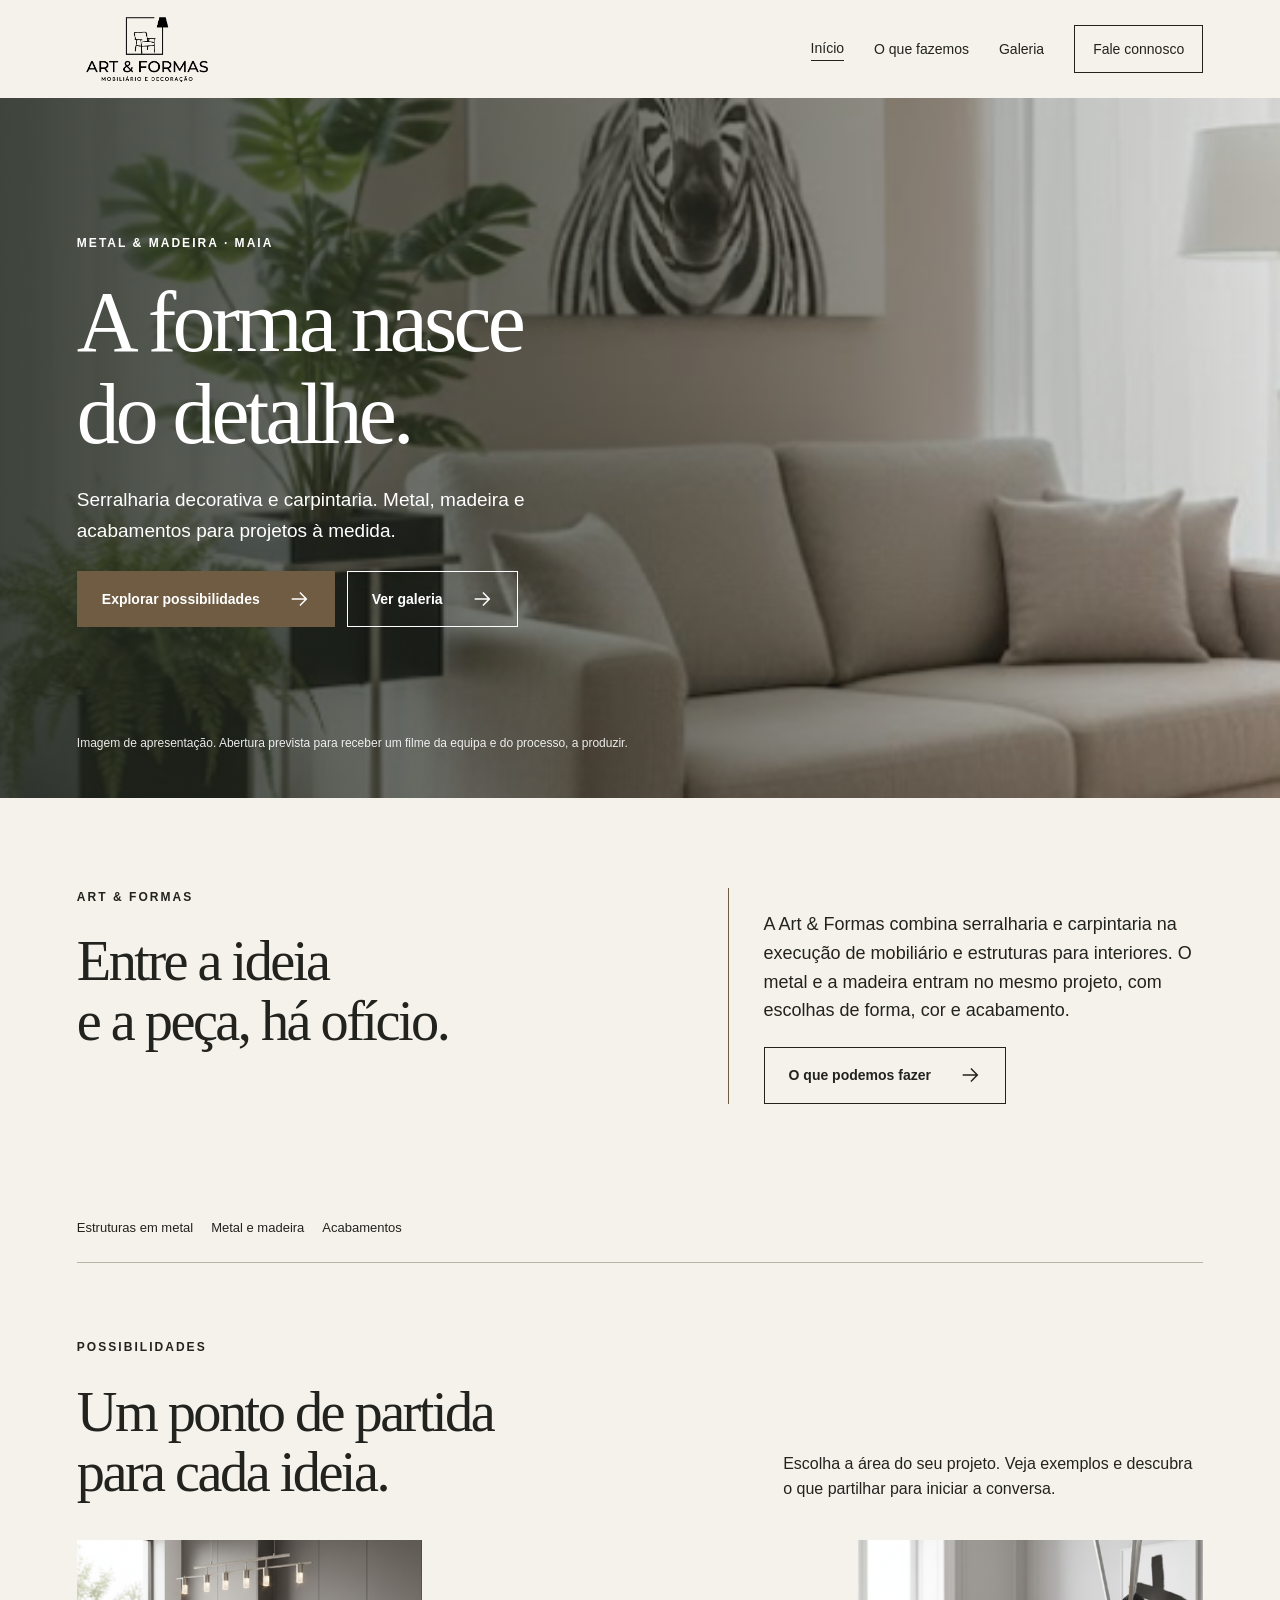
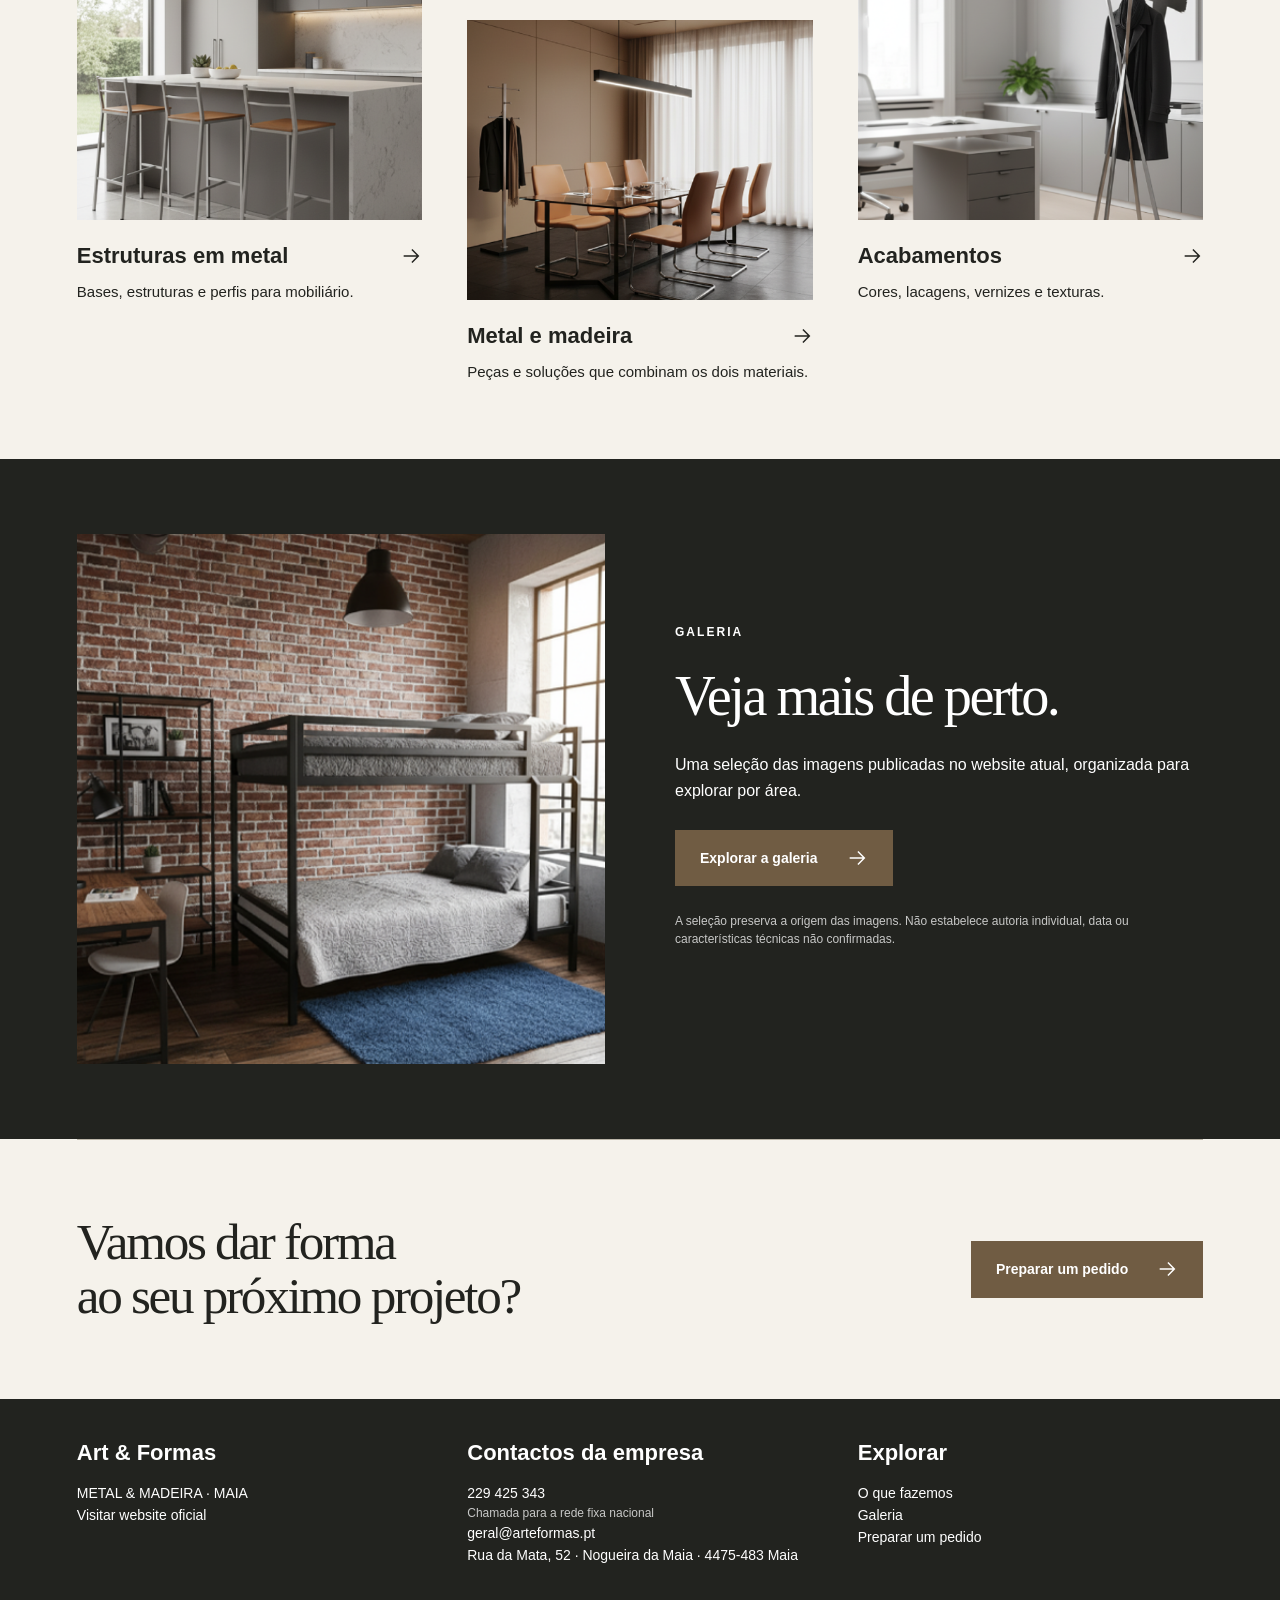
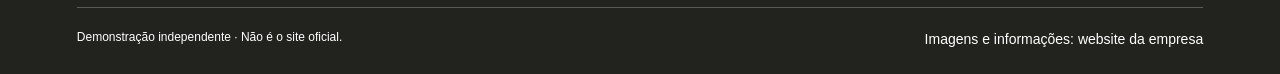
<file: index.html>
<!doctype html><html lang="pt-PT"><head><meta charset="utf-8"><meta name="viewport" content="width=device-width,initial-scale=1"><meta name="robots" content="noindex,nofollow,noarchive"><meta name="description" content="Demonstração independente de website para Art &amp; Formas. Não é o site oficial."><title>Início — Art &amp; Formas</title><link rel="stylesheet" href="style.css"><script defer src="app.js"></script></head><body class="art-formas" style="--accent:#705c43;--dark:#22231f;--paper:#f5f2eb;--display:Georgia,serif"><a class="skip" href="#conteudo">Saltar para o conteúdo</a><header class="header container"><a class="brand" href="index.html" aria-label="Art &amp; Formas — início"><img src="assets/logo.png" alt="Art &amp; Formas"></a><button class="menu" aria-expanded="false" aria-controls="nav">Menu</button><nav id="nav" class="nav" aria-label="Navegação principal"><a class="active " href="index.html">Início</a><a class=" " href="servicos.html">O que fazemos</a><a class=" " href="projetos.html">Galeria</a><a class=" contact" href="contactos.html">Fale connosco</a></nav></header><main id="conteudo"><section class="hero"><img src="assets/ambiente.png" alt="Imagem de apresentação publicada no website da Art &amp; Formas"><div class="container"><div class="eyebrow">METAL &amp; MADEIRA · MAIA</div><h1>A forma nasce<br>do detalhe.</h1><p>Serralharia decorativa e carpintaria. Metal, madeira e acabamentos para projetos à medida.</p><div class="actions"><a class="button " href="servicos.html">Explorar possibilidades<svg viewBox="0 0 24 24" aria-hidden="true"><path d="M4 12h15M13 5l7 7-7 7"/></svg></a><a class="button secondary" href="projetos.html">Ver galeria<svg viewBox="0 0 24 24" aria-hidden="true"><path d="M4 12h15M13 5l7 7-7 7"/></svg></a></div></div><p class="hero-note">Imagem de apresentação. Abertura prevista para receber um filme da equipa e do processo, a produzir.</p></section><div class="container"><section class="intro"><div><div class="eyebrow">Art &amp; Formas</div><h2>Entre a ideia<br>e a peça, há ofício.</h2></div><div class="summary"><p>A Art &amp; Formas combina serralharia e carpintaria na execução de mobiliário e estruturas para interiores. O metal e a madeira entram no mesmo projeto, com escolhas de forma, cor e acabamento.</p><p><a class="button secondary" href="servicos.html">O que podemos fazer<svg viewBox="0 0 24 24" aria-hidden="true"><path d="M4 12h15M13 5l7 7-7 7"/></svg></a></p></div></section><div class="tagrow"><span>Estruturas em metal</span><span>Metal e madeira</span><span>Acabamentos</span></div><section class="section"><div class="section-heading"><div><div class="eyebrow">Possibilidades</div><h2>Um ponto de partida<br>para cada ideia.</h2></div><p>Escolha a área do seu projeto. Veja exemplos e descubra o que partilhar para iniciar a conversa.</p></div><div class="services"><a class="service" href="servicos.html#s0"><img src="assets/mesa.png" alt="Estruturas em metal — imagem do website atual" loading="lazy"><h3>Estruturas em metal<svg viewBox="0 0 24 24" aria-hidden="true"><path d="M4 12h15M13 5l7 7-7 7"/></svg></h3><p>Bases, estruturas e perfis para mobiliário.</p></a><a class="service" href="servicos.html#s1"><img src="assets/estrutura.png" alt="Metal e madeira — imagem do website atual" loading="lazy"><h3>Metal e madeira<svg viewBox="0 0 24 24" aria-hidden="true"><path d="M4 12h15M13 5l7 7-7 7"/></svg></h3><p>Peças e soluções que combinam os dois materiais.</p></a><a class="service" href="servicos.html#s2"><img src="assets/metal.png" alt="Acabamentos — imagem do website atual" loading="lazy"><h3>Acabamentos<svg viewBox="0 0 24 24" aria-hidden="true"><path d="M4 12h15M13 5l7 7-7 7"/></svg></h3><p>Cores, lacagens, vernizes e texturas.</p></a></div></section></div><section class="dark section"><div class="container split"><img src="assets/estante.png" alt="Mobiliário de inspiração industrial" loading="lazy"><div><div class="eyebrow">Galeria</div><h2>Veja mais de perto.</h2><p>Uma seleção das imagens publicadas no website atual, organizada para explorar por área.</p><a class="button " href="projetos.html">Explorar a galeria<svg viewBox="0 0 24 24" aria-hidden="true"><path d="M4 12h15M13 5l7 7-7 7"/></svg></a><p class="micro">A seleção preserva a origem das imagens. Não estabelece autoria individual, data ou características técnicas não confirmadas.</p></div></div></section><div class="container"><section class="cta"><h2>Vamos dar forma<br>ao seu próximo projeto?</h2><a class="button " href="contactos.html">Preparar um pedido<svg viewBox="0 0 24 24" aria-hidden="true"><path d="M4 12h15M13 5l7 7-7 7"/></svg></a></section></div></main><footer class="footer"><div class="container"><div class="footer-grid"><div><h3>Art &amp; Formas</h3><p>METAL &amp; MADEIRA · MAIA</p><a href="https://www.arteformas.com/" target="_blank" rel="noopener">Visitar website oficial</a></div><div><h3>Contactos da empresa</h3><a href="tel:+351229425343">229 425 343</a><p class="micro">Chamada para a rede fixa nacional</p><a href="mailto:geral@arteformas.pt">geral@arteformas.pt</a><p>Rua da Mata, 52 · Nogueira da Maia · 4475-483 Maia</p></div><div><h3>Explorar</h3><a href="servicos.html">O que fazemos</a><a href="projetos.html">Galeria</a><a href="contactos.html">Preparar um pedido</a></div></div><div class="bottom"><span>Demonstração independente · Não é o site oficial.</span><a href="https://www.arteformas.com/" target="_blank" rel="noopener">Imagens e informações: website da empresa</a></div></div></footer></body></html>
</file>
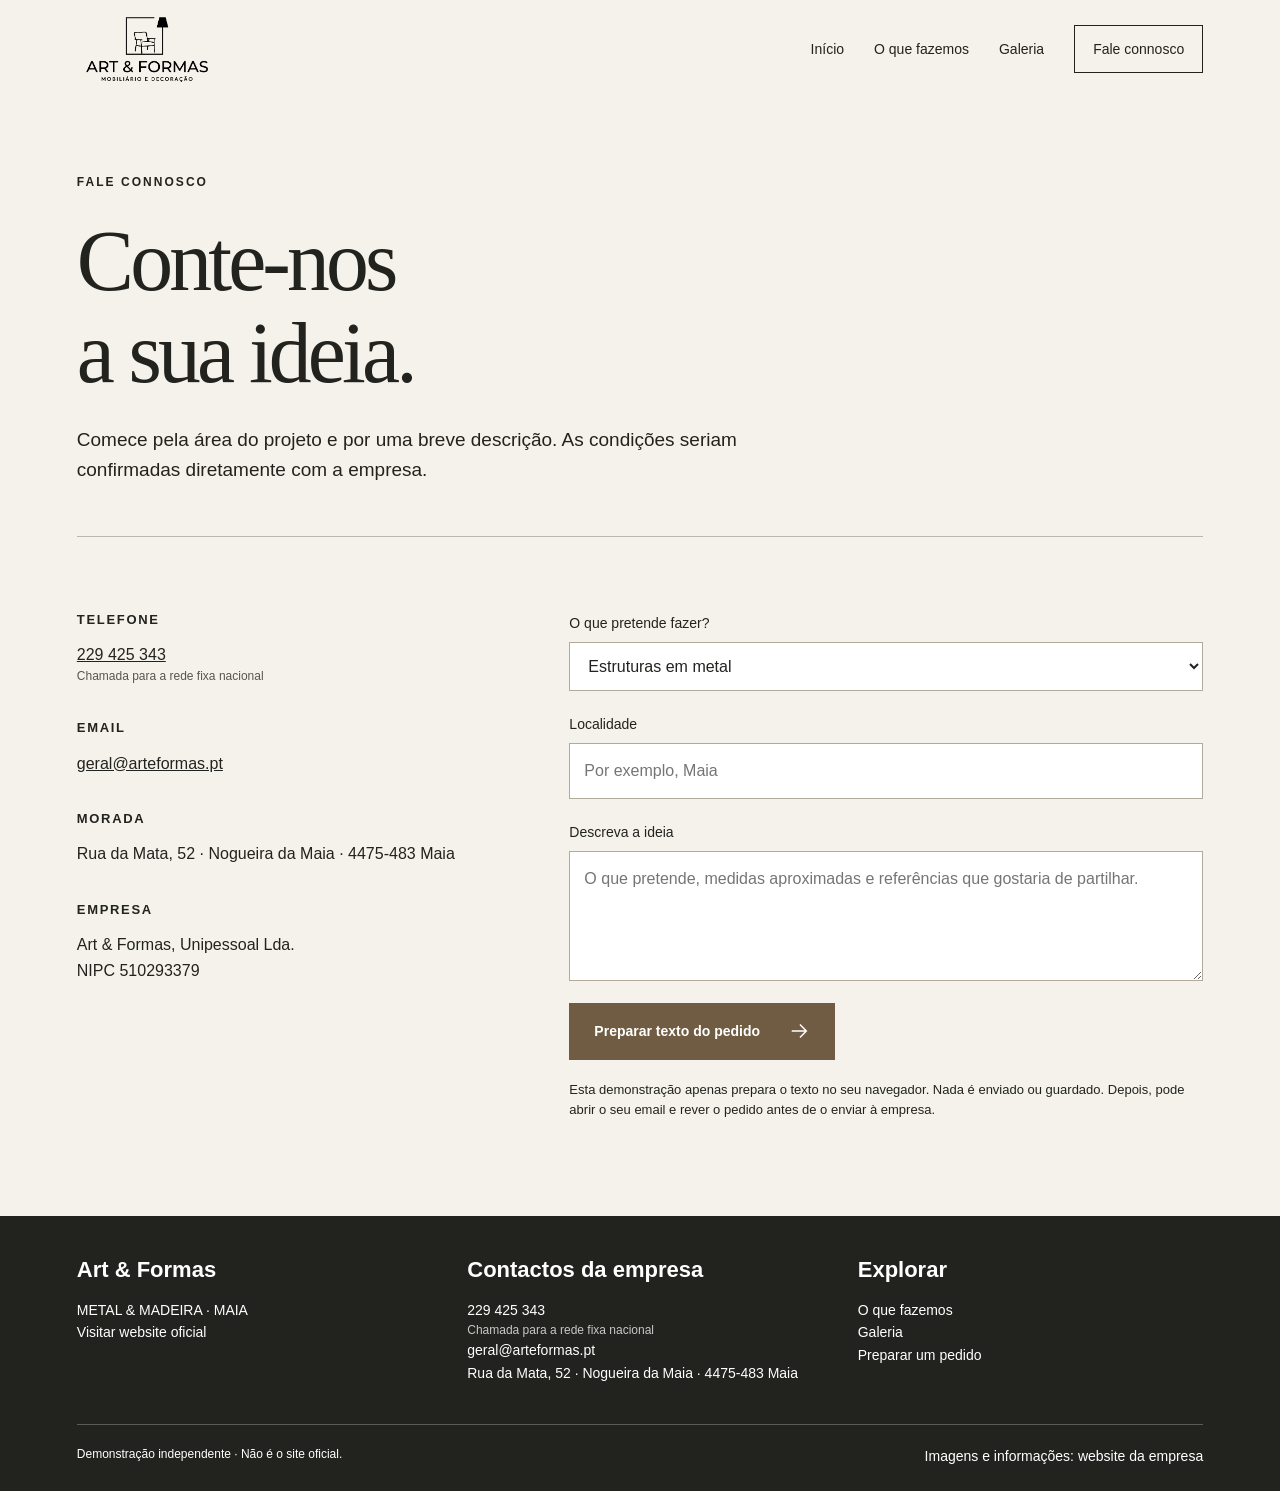
<file: contactos.html>
<!doctype html><html lang="pt-PT"><head><meta charset="utf-8"><meta name="viewport" content="width=device-width,initial-scale=1"><meta name="robots" content="noindex,nofollow,noarchive"><meta name="description" content="Demonstração independente de website para Art &amp; Formas. Não é o site oficial."><title>Contactos — Art &amp; Formas</title><link rel="stylesheet" href="style.css"><script defer src="app.js"></script></head><body class="art-formas" style="--accent:#705c43;--dark:#22231f;--paper:#f5f2eb;--display:Georgia,serif"><a class="skip" href="#conteudo">Saltar para o conteúdo</a><header class="header container"><a class="brand" href="index.html" aria-label="Art &amp; Formas — início"><img src="assets/logo.png" alt="Art &amp; Formas"></a><button class="menu" aria-expanded="false" aria-controls="nav">Menu</button><nav id="nav" class="nav" aria-label="Navegação principal"><a class=" " href="index.html">Início</a><a class=" " href="servicos.html">O que fazemos</a><a class=" " href="projetos.html">Galeria</a><a class="active contact" href="contactos.html">Fale connosco</a></nav></header><main id="conteudo"><div class="container"><section class="page-top"><div class="eyebrow">Fale connosco</div><h1>Conte-nos<br>a sua ideia.</h1><p>Comece pela área do projeto e por uma breve descrição. As condições seriam confirmadas diretamente com a empresa.</p></section><section class="section contact-layout"><div><div class="contact-detail"><h3>Telefone</h3><a href="tel:+351229425343">229 425 343</a><p class="micro">Chamada para a rede fixa nacional</p></div><div class="contact-detail"><h3>Email</h3><a href="mailto:geral@arteformas.pt">geral@arteformas.pt</a></div><div class="contact-detail"><h3>Morada</h3><p>Rua da Mata, 52 · Nogueira da Maia · 4475-483 Maia</p></div><div class="contact-detail"><h3>Empresa</h3><p>Art &amp; Formas, Unipessoal Lda.</p><p>NIPC 510293379</p></div></div><div><form id="request-form" data-email="geral@arteformas.pt"><div class="field"><label for="service">O que pretende fazer?</label><select id="service"><option>Estruturas em metal</option><option>Metal e madeira</option><option>Acabamentos</option></select></div><div class="field"><label for="local">Localidade</label><input id="local" required placeholder="Por exemplo, Maia" autocomplete="address-level2"></div><div class="field"><label for="message">Descreva a ideia</label><textarea id="message" required placeholder="O que pretende, medidas aproximadas e referências que gostaria de partilhar."></textarea></div><button class="button" type="submit">Preparar texto do pedido<svg viewBox="0 0 24 24" aria-hidden="true"><path d="M4 12h15M13 5l7 7-7 7"/></svg></button><p class="form-note">Esta demonstração apenas prepara o texto no seu navegador. Nada é enviado ou guardado. Depois, pode abrir o seu email e rever o pedido antes de o enviar à empresa.</p></form><div id="result" class="result" hidden aria-live="polite"><strong>Texto preparado · ainda não enviado</strong><pre></pre><a class="button" href="#">Abrir no meu email<svg viewBox="0 0 24 24" aria-hidden="true"><path d="M4 12h15M13 5l7 7-7 7"/></svg></a></div></div></section></div></main><footer class="footer"><div class="container"><div class="footer-grid"><div><h3>Art &amp; Formas</h3><p>METAL &amp; MADEIRA · MAIA</p><a href="https://www.arteformas.com/" target="_blank" rel="noopener">Visitar website oficial</a></div><div><h3>Contactos da empresa</h3><a href="tel:+351229425343">229 425 343</a><p class="micro">Chamada para a rede fixa nacional</p><a href="mailto:geral@arteformas.pt">geral@arteformas.pt</a><p>Rua da Mata, 52 · Nogueira da Maia · 4475-483 Maia</p></div><div><h3>Explorar</h3><a href="servicos.html">O que fazemos</a><a href="projetos.html">Galeria</a><a href="contactos.html">Preparar um pedido</a></div></div><div class="bottom"><span>Demonstração independente · Não é o site oficial.</span><a href="https://www.arteformas.com/" target="_blank" rel="noopener">Imagens e informações: website da empresa</a></div></div></footer></body></html>
</file>
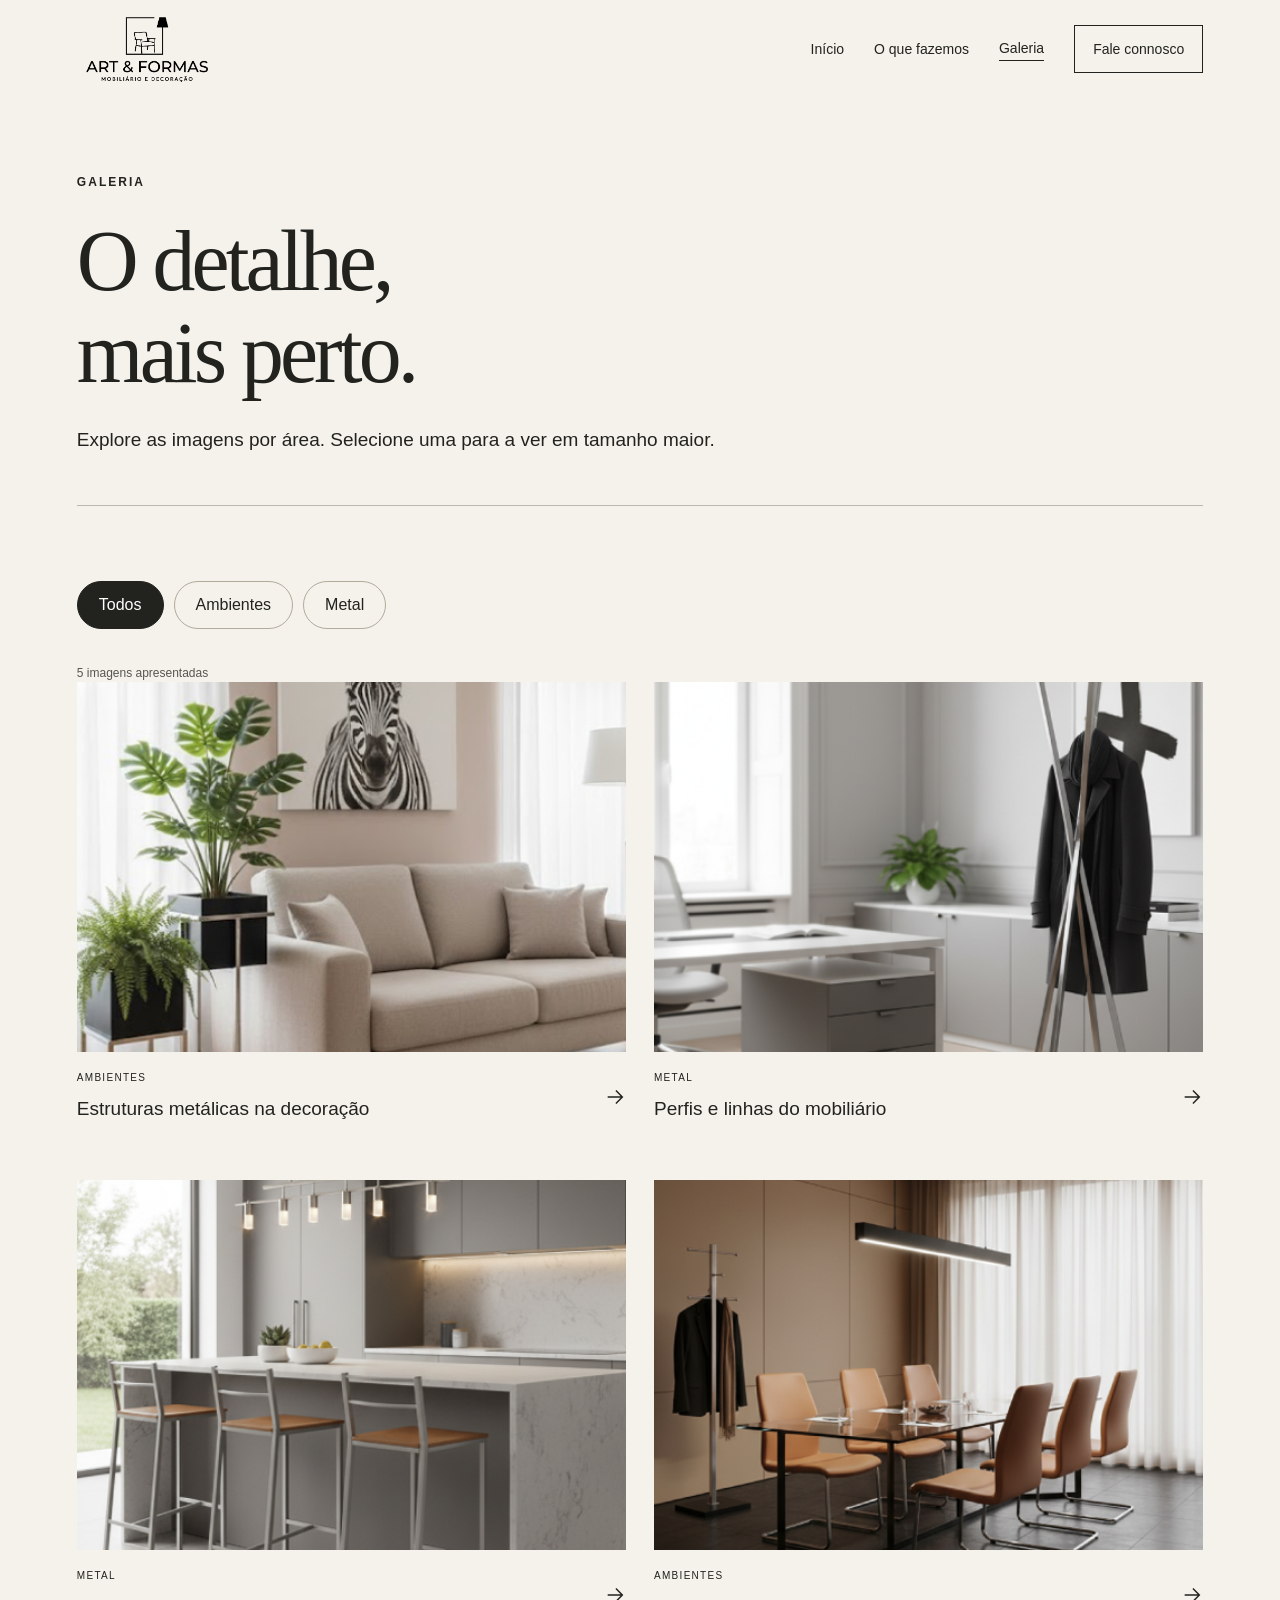
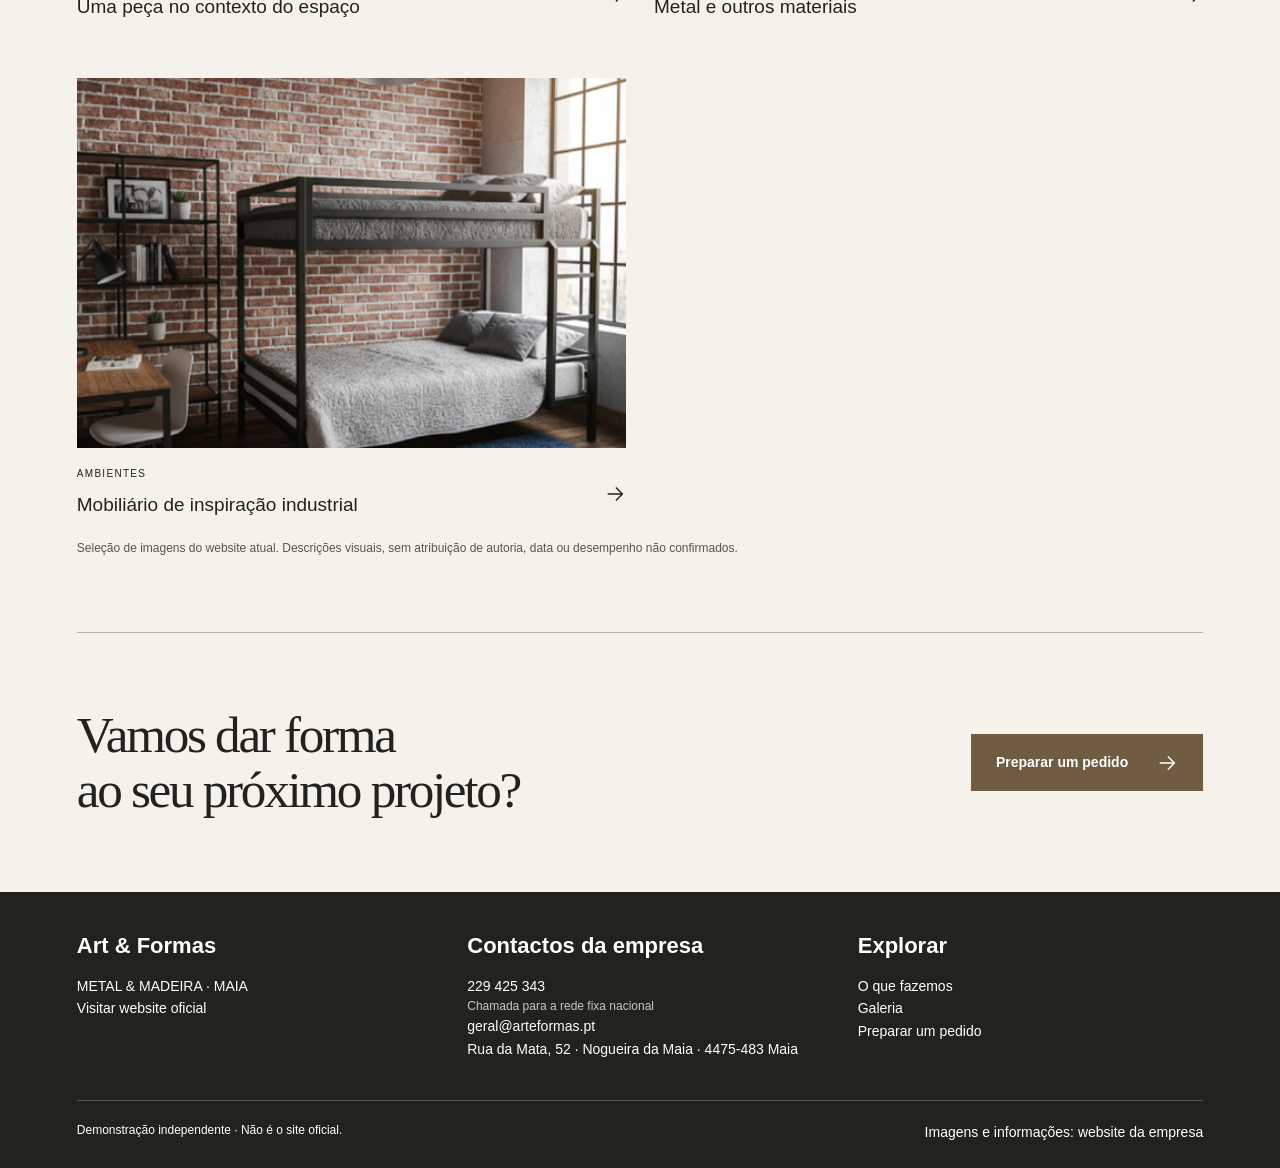
<file: projetos.html>
<!doctype html><html lang="pt-PT"><head><meta charset="utf-8"><meta name="viewport" content="width=device-width,initial-scale=1"><meta name="robots" content="noindex,nofollow,noarchive"><meta name="description" content="Demonstração independente de website para Art &amp; Formas. Não é o site oficial."><title>Galeria — Art &amp; Formas</title><link rel="stylesheet" href="style.css"><script defer src="app.js"></script></head><body class="art-formas" style="--accent:#705c43;--dark:#22231f;--paper:#f5f2eb;--display:Georgia,serif"><a class="skip" href="#conteudo">Saltar para o conteúdo</a><header class="header container"><a class="brand" href="index.html" aria-label="Art &amp; Formas — início"><img src="assets/logo.png" alt="Art &amp; Formas"></a><button class="menu" aria-expanded="false" aria-controls="nav">Menu</button><nav id="nav" class="nav" aria-label="Navegação principal"><a class=" " href="index.html">Início</a><a class=" " href="servicos.html">O que fazemos</a><a class="active " href="projetos.html">Galeria</a><a class=" contact" href="contactos.html">Fale connosco</a></nav></header><main id="conteudo"><div class="container"><section class="page-top"><div class="eyebrow">Galeria</div><h1>O detalhe,<br>mais perto.</h1><p>Explore as imagens por área. Selecione uma para a ver em tamanho maior.</p></section><section class="section"><div class="filters" aria-label="Filtrar galeria"><button data-filter="Todos" aria-pressed="true">Todos</button><button data-filter="Ambientes" aria-pressed="false">Ambientes</button><button data-filter="Metal" aria-pressed="false">Metal</button></div><p id="filter-result" class="micro" aria-live="polite">5 imagens apresentadas</p><div class="gallery"><button data-category="Ambientes" data-large="assets/ambiente.png" data-caption="Estruturas metálicas na decoração"><img src="assets/ambiente.png" alt="Estruturas metálicas na decoração" loading="lazy"><div class="caption"><span><small>Ambientes</small><strong>Estruturas metálicas na decoração</strong></span><svg viewBox="0 0 24 24" aria-hidden="true"><path d="M4 12h15M13 5l7 7-7 7"/></svg></div></button><button data-category="Metal" data-large="assets/metal.png" data-caption="Perfis e linhas do mobiliário"><img src="assets/metal.png" alt="Perfis e linhas do mobiliário" loading="lazy"><div class="caption"><span><small>Metal</small><strong>Perfis e linhas do mobiliário</strong></span><svg viewBox="0 0 24 24" aria-hidden="true"><path d="M4 12h15M13 5l7 7-7 7"/></svg></div></button><button data-category="Metal" data-large="assets/mesa.png" data-caption="Uma peça no contexto do espaço"><img src="assets/mesa.png" alt="Uma peça no contexto do espaço" loading="lazy"><div class="caption"><span><small>Metal</small><strong>Uma peça no contexto do espaço</strong></span><svg viewBox="0 0 24 24" aria-hidden="true"><path d="M4 12h15M13 5l7 7-7 7"/></svg></div></button><button data-category="Ambientes" data-large="assets/estrutura.png" data-caption="Metal e outros materiais"><img src="assets/estrutura.png" alt="Metal e outros materiais" loading="lazy"><div class="caption"><span><small>Ambientes</small><strong>Metal e outros materiais</strong></span><svg viewBox="0 0 24 24" aria-hidden="true"><path d="M4 12h15M13 5l7 7-7 7"/></svg></div></button><button data-category="Ambientes" data-large="assets/estante.png" data-caption="Mobiliário de inspiração industrial"><img src="assets/estante.png" alt="Mobiliário de inspiração industrial" loading="lazy"><div class="caption"><span><small>Ambientes</small><strong>Mobiliário de inspiração industrial</strong></span><svg viewBox="0 0 24 24" aria-hidden="true"><path d="M4 12h15M13 5l7 7-7 7"/></svg></div></button></div><p class="micro">Seleção de imagens do website atual. Descrições visuais, sem atribuição de autoria, data ou desempenho não confirmados.</p></section></div><dialog aria-labelledby="dialog-title"><button class="close">Fechar imagem</button><h3 id="dialog-title"></h3><img alt=""><p class="micro">Imagem de apresentação publicada no website da empresa.</p></dialog><div class="container"><section class="cta"><h2>Vamos dar forma<br>ao seu próximo projeto?</h2><a class="button " href="contactos.html">Preparar um pedido<svg viewBox="0 0 24 24" aria-hidden="true"><path d="M4 12h15M13 5l7 7-7 7"/></svg></a></section></div></main><footer class="footer"><div class="container"><div class="footer-grid"><div><h3>Art &amp; Formas</h3><p>METAL &amp; MADEIRA · MAIA</p><a href="https://www.arteformas.com/" target="_blank" rel="noopener">Visitar website oficial</a></div><div><h3>Contactos da empresa</h3><a href="tel:+351229425343">229 425 343</a><p class="micro">Chamada para a rede fixa nacional</p><a href="mailto:geral@arteformas.pt">geral@arteformas.pt</a><p>Rua da Mata, 52 · Nogueira da Maia · 4475-483 Maia</p></div><div><h3>Explorar</h3><a href="servicos.html">O que fazemos</a><a href="projetos.html">Galeria</a><a href="contactos.html">Preparar um pedido</a></div></div><div class="bottom"><span>Demonstração independente · Não é o site oficial.</span><a href="https://www.arteformas.com/" target="_blank" rel="noopener">Imagens e informações: website da empresa</a></div></div></footer></body></html>
</file>
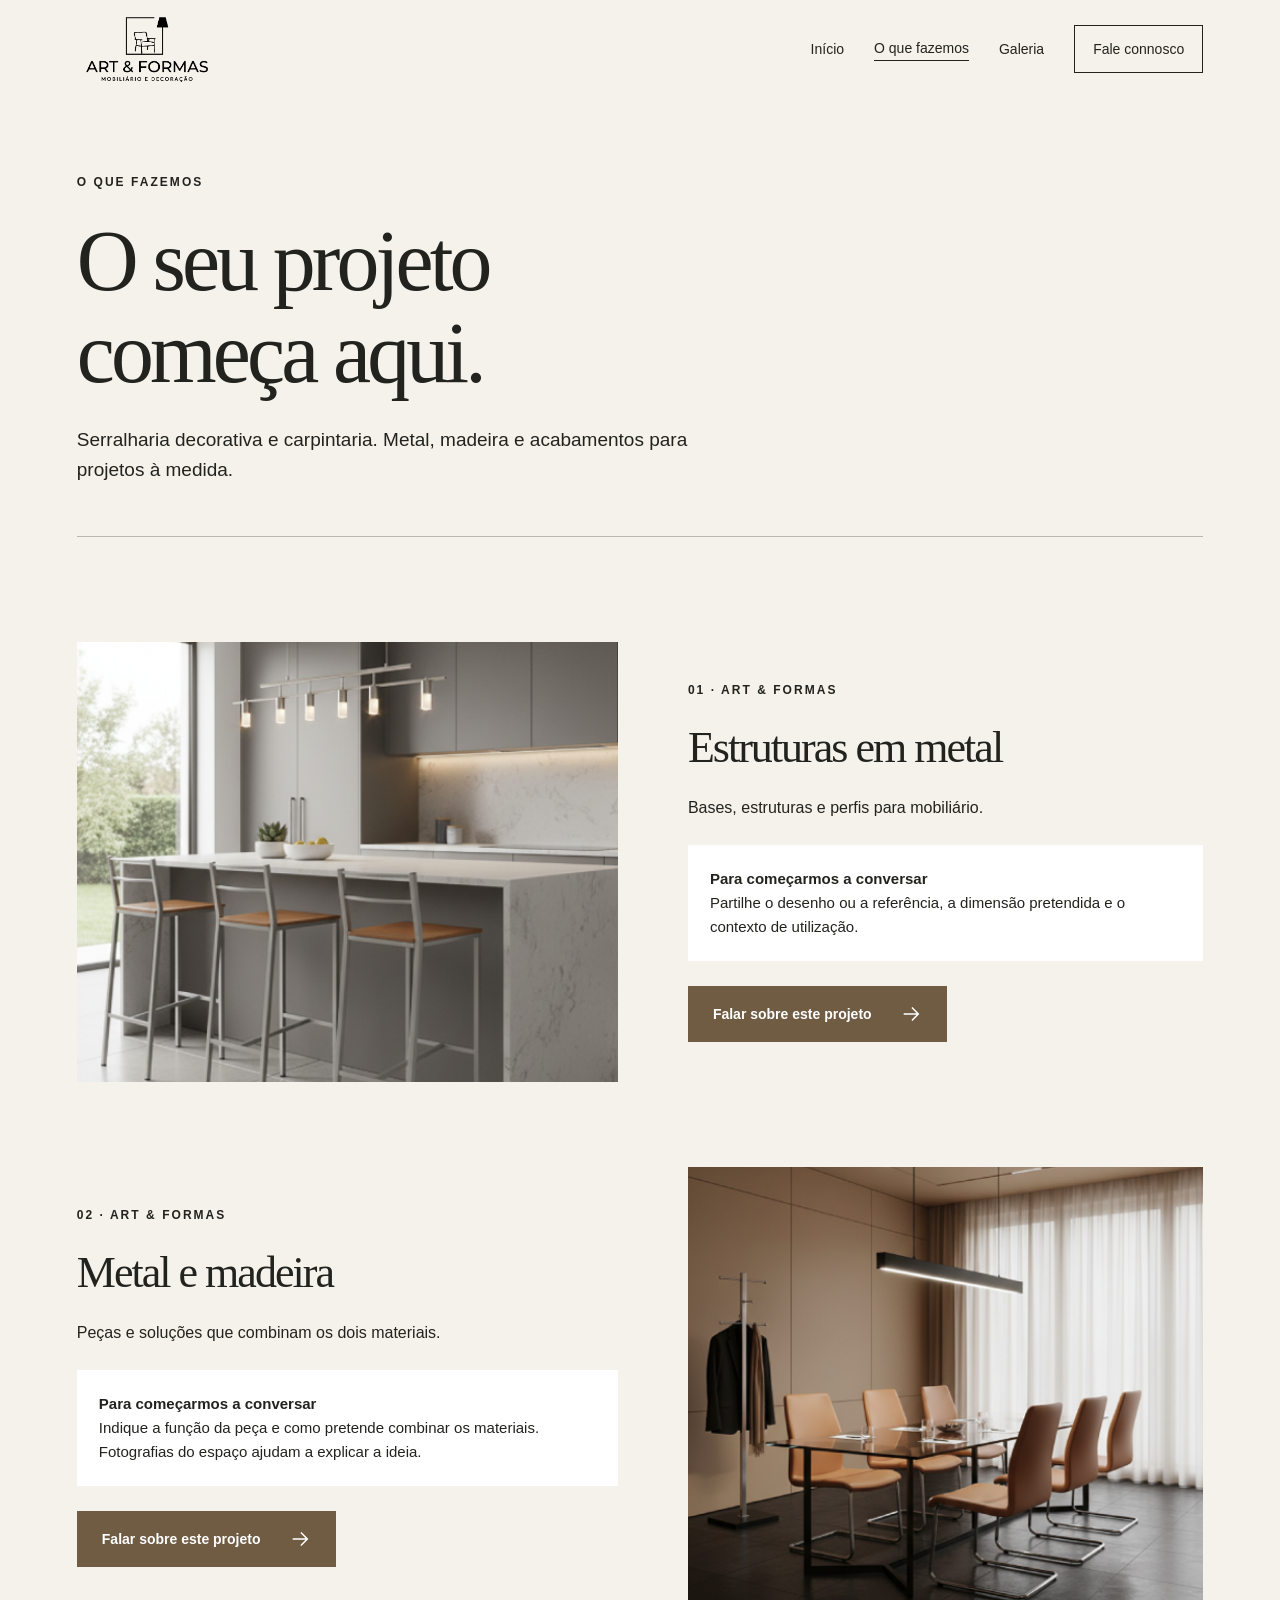
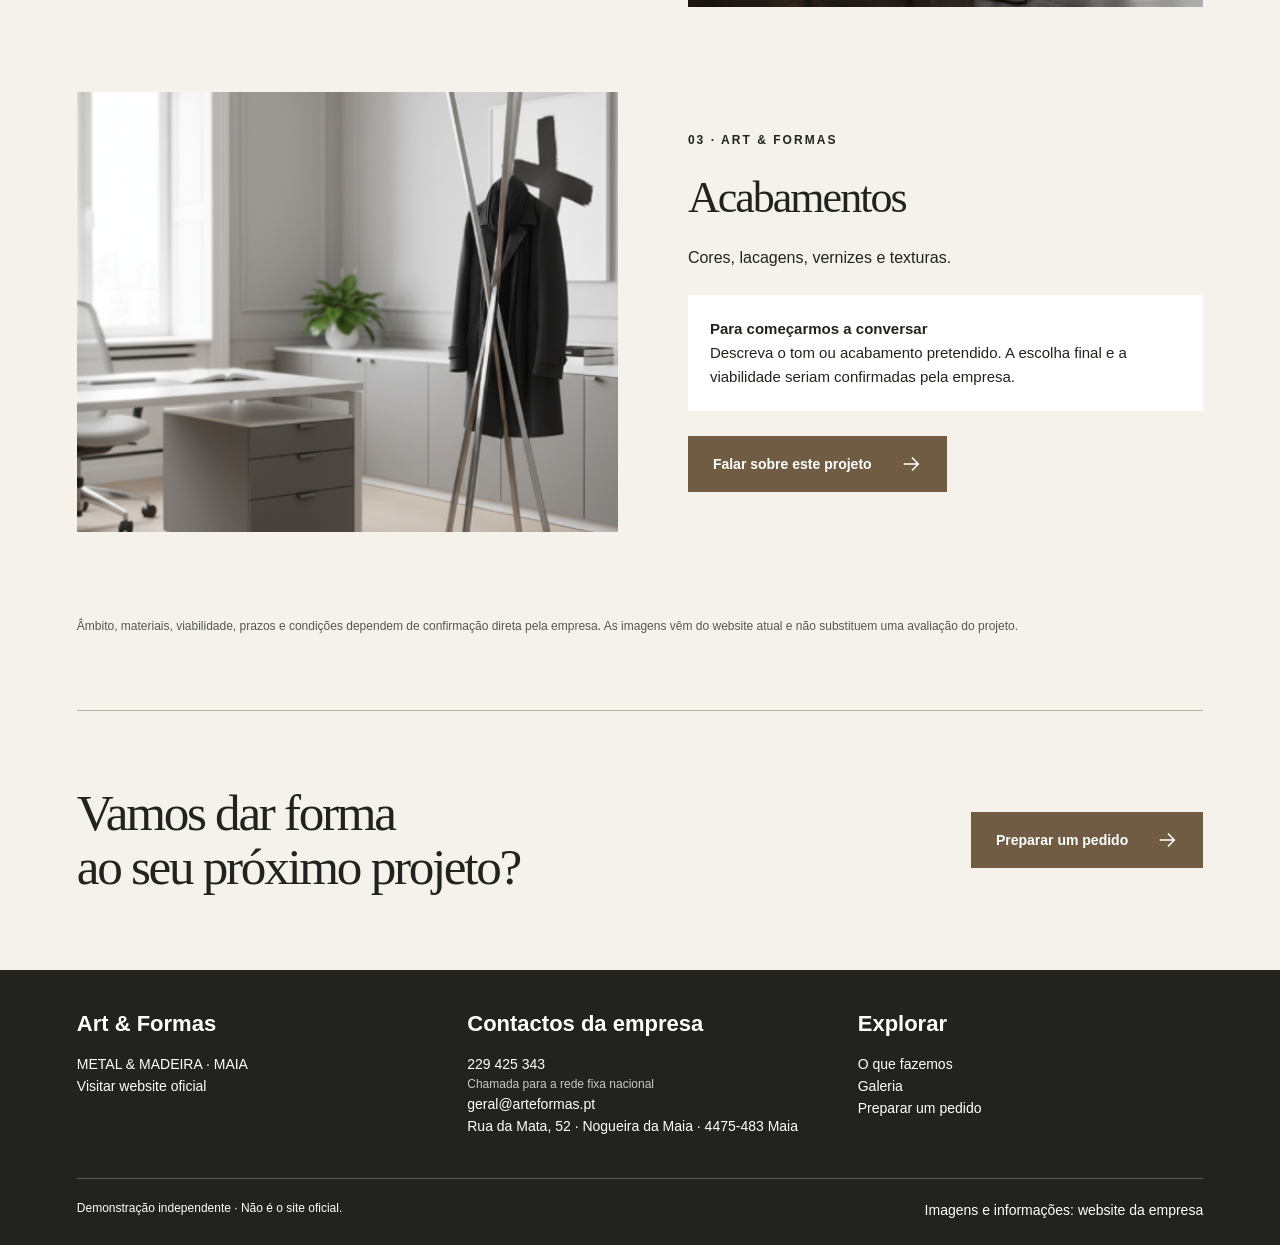
<file: servicos.html>
<!doctype html><html lang="pt-PT"><head><meta charset="utf-8"><meta name="viewport" content="width=device-width,initial-scale=1"><meta name="robots" content="noindex,nofollow,noarchive"><meta name="description" content="Demonstração independente de website para Art &amp; Formas. Não é o site oficial."><title>O que fazemos — Art &amp; Formas</title><link rel="stylesheet" href="style.css"><script defer src="app.js"></script></head><body class="art-formas" style="--accent:#705c43;--dark:#22231f;--paper:#f5f2eb;--display:Georgia,serif"><a class="skip" href="#conteudo">Saltar para o conteúdo</a><header class="header container"><a class="brand" href="index.html" aria-label="Art &amp; Formas — início"><img src="assets/logo.png" alt="Art &amp; Formas"></a><button class="menu" aria-expanded="false" aria-controls="nav">Menu</button><nav id="nav" class="nav" aria-label="Navegação principal"><a class=" " href="index.html">Início</a><a class="active " href="servicos.html">O que fazemos</a><a class=" " href="projetos.html">Galeria</a><a class=" contact" href="contactos.html">Fale connosco</a></nav></header><main id="conteudo"><div class="container"><section class="page-top"><div class="eyebrow">O que fazemos</div><h1>O seu projeto<br>começa aqui.</h1><p>Serralharia decorativa e carpintaria. Metal, madeira e acabamentos para projetos à medida.</p></section><section class="section"><article class="service-row" id="s0"><img src="assets/mesa.png" alt="Estruturas em metal — imagem de apresentação do website atual" loading="lazy"><div><div class="eyebrow">01 · Art &amp; Formas</div><h2>Estruturas em metal</h2><p>Bases, estruturas e perfis para mobiliário.</p><div class="prepare"><strong>Para começarmos a conversar</strong><br>Partilhe o desenho ou a referência, a dimensão pretendida e o contexto de utilização.</div><a class="button " href="contactos.html?servico=Estruturas%20em%20metal">Falar sobre este projeto<svg viewBox="0 0 24 24" aria-hidden="true"><path d="M4 12h15M13 5l7 7-7 7"/></svg></a></div></article><article class="service-row" id="s1"><img src="assets/estrutura.png" alt="Metal e madeira — imagem de apresentação do website atual" loading="lazy"><div><div class="eyebrow">02 · Art &amp; Formas</div><h2>Metal e madeira</h2><p>Peças e soluções que combinam os dois materiais.</p><div class="prepare"><strong>Para começarmos a conversar</strong><br>Indique a função da peça e como pretende combinar os materiais. Fotografias do espaço ajudam a explicar a ideia.</div><a class="button " href="contactos.html?servico=Metal%20e%20madeira">Falar sobre este projeto<svg viewBox="0 0 24 24" aria-hidden="true"><path d="M4 12h15M13 5l7 7-7 7"/></svg></a></div></article><article class="service-row" id="s2"><img src="assets/metal.png" alt="Acabamentos — imagem de apresentação do website atual" loading="lazy"><div><div class="eyebrow">03 · Art &amp; Formas</div><h2>Acabamentos</h2><p>Cores, lacagens, vernizes e texturas.</p><div class="prepare"><strong>Para começarmos a conversar</strong><br>Descreva o tom ou acabamento pretendido. A escolha final e a viabilidade seriam confirmadas pela empresa.</div><a class="button " href="contactos.html?servico=Acabamentos">Falar sobre este projeto<svg viewBox="0 0 24 24" aria-hidden="true"><path d="M4 12h15M13 5l7 7-7 7"/></svg></a></div></article><p class="micro">Âmbito, materiais, viabilidade, prazos e condições dependem de confirmação direta pela empresa. As imagens vêm do website atual e não substituem uma avaliação do projeto.</p></section></div><div class="container"><section class="cta"><h2>Vamos dar forma<br>ao seu próximo projeto?</h2><a class="button " href="contactos.html">Preparar um pedido<svg viewBox="0 0 24 24" aria-hidden="true"><path d="M4 12h15M13 5l7 7-7 7"/></svg></a></section></div></main><footer class="footer"><div class="container"><div class="footer-grid"><div><h3>Art &amp; Formas</h3><p>METAL &amp; MADEIRA · MAIA</p><a href="https://www.arteformas.com/" target="_blank" rel="noopener">Visitar website oficial</a></div><div><h3>Contactos da empresa</h3><a href="tel:+351229425343">229 425 343</a><p class="micro">Chamada para a rede fixa nacional</p><a href="mailto:geral@arteformas.pt">geral@arteformas.pt</a><p>Rua da Mata, 52 · Nogueira da Maia · 4475-483 Maia</p></div><div><h3>Explorar</h3><a href="servicos.html">O que fazemos</a><a href="projetos.html">Galeria</a><a href="contactos.html">Preparar um pedido</a></div></div><div class="bottom"><span>Demonstração independente · Não é o site oficial.</span><a href="https://www.arteformas.com/" target="_blank" rel="noopener">Imagens e informações: website da empresa</a></div></div></footer></body></html>
</file>
<file: style.css>
*{box-sizing:border-box}html{scroll-behavior:smooth}body{margin:0;background:var(--paper);color:var(--dark);font:16px/1.6 Arial,sans-serif}h1,h2,h3,p{margin:0}h1,h2{font-family:var(--display);font-weight:400;line-height:1.07;letter-spacing:-.045em}h1{font-size:clamp(44px,6.7vw,96px)}h2{font-size:clamp(34px,4.4vw,64px)}h3{font-size:22px;line-height:1.25}a{color:inherit}img{max-width:100%;display:block}button,input,select,textarea{font:inherit}button,a,input,select,textarea{outline-offset:5px}button{cursor:pointer}button:disabled{cursor:default}svg{width:22px;height:22px;fill:none;stroke:currentColor;stroke-width:1.6;flex:none}button:focus-visible,a:focus-visible{outline:3px solid var(--accent)}.notice{background:var(--dark);color:white;text-align:center;padding:8px 16px;font-size:12px;letter-spacing:.02em}.notice a{margin-left:12px;text-underline-offset:3px}.container{width:min(1240px,88%);margin:auto}.header{height:98px;display:flex;align-items:center;justify-content:space-between;gap:28px}.brand{display:flex;align-items:center;gap:16px;text-decoration:none;font-weight:bold;font-size:23px}.brand img{width:140px;max-height:65px;object-fit:contain}.fp-estofos .brand img{width:54px}.art-formas .brand img{width:140px}.nav{display:flex;gap:30px;align-items:center}.nav a{text-decoration:none;font-size:14px}.nav a.active{border-bottom:1px solid}.nav .contact{border:1px solid;padding:12px 18px}.menu{display:none;background:transparent;border:1px solid;padding:8px 14px}.eyebrow{text-transform:uppercase;letter-spacing:.17em;font-size:12px;font-weight:bold;margin-bottom:24px}.hero{position:relative;min-height:660px;display:flex;align-items:center;isolation:isolate;background:var(--dark);color:white}.hero>img{position:absolute;inset:0;width:100%;height:100%;object-fit:cover;z-index:-2}.hero:after{content:'';position:absolute;inset:0;background:linear-gradient(90deg,rgba(0,0,0,.70),rgba(0,0,0,.25));z-index:-1}.hero .container{padding:75px 0 110px}.hero p{max-width:530px;margin:25px 0;font-size:19px}.hero-note{position:absolute;bottom:20px;left:6%;right:6%;font-size:12px!important;max-width:none!important;opacity:.9}.button{display:inline-flex;align-items:center;justify-content:space-between;gap:28px;background:var(--accent);color:white;padding:16px 24px;border:1px solid var(--accent);text-decoration:none;font-size:14px;font-weight:bold}.button.secondary{background:transparent;color:inherit;border-color:currentColor}.actions{display:flex;gap:12px;flex-wrap:wrap}.intro{padding:90px 0;display:grid;grid-template-columns:1.2fr 1fr;gap:80px;align-items:start}.intro p{max-width:520px;margin-top:22px;font-size:18px}.intro .summary{border-left:1px solid var(--accent);padding-left:35px}.tagrow{display:flex;gap:18px;flex-wrap:wrap;padding:24px 0;border-bottom:1px solid #bbb5a8;font-size:13px}.section{padding:75px 0}.section-heading{display:flex;align-items:end;justify-content:space-between;gap:32px;margin-bottom:38px}.section-heading p{max-width:420px}.services{display:grid;grid-template-columns:repeat(3,1fr);gap:28px}.service{text-decoration:none;display:block}.service img{width:100%;height:280px;object-fit:cover}.service h3{display:flex;justify-content:space-between;align-items:center;margin:22px 0 10px}.service p{font-size:15px}.dark{background:var(--dark);color:white}.split{display:grid;grid-template-columns:1fr 1fr;gap:70px;align-items:center}.split>img{width:100%;height:530px;object-fit:cover}.split p{margin:26px 0}.micro{font-size:12px!important;opacity:.75;line-height:1.5}.cta{padding:75px 0;border-top:1px solid #bbb5a8;display:flex;align-items:center;justify-content:space-between;gap:45px}.cta h2{font-size:clamp(32px,4vw,55px);max-width:720px}.footer{padding:40px 0 24px;background:var(--dark);color:white}.footer-grid{display:grid;grid-template-columns:1fr 1fr 1fr;gap:45px}.footer h3{margin-bottom:15px}.footer a{display:block;text-decoration:none;font-size:14px;overflow-wrap:anywhere}.footer p{font-size:14px}.footer .bottom{border-top:1px solid #ffffff40;margin-top:40px;padding-top:20px;display:flex;justify-content:space-between;gap:20px;font-size:12px}.page-top{padding:75px 0 50px;border-bottom:1px solid #bdb8ad}.page-top p{max-width:680px;font-size:19px;margin-top:25px}.service-row{display:grid;grid-template-columns:1.05fr 1fr;gap:70px;align-items:center;margin:30px 0 85px}.service-row:nth-child(even) img{order:2}.service-row>img{width:100%;height:440px;object-fit:cover}.service-row p{margin:24px 0}.service-row h2{font-size:44px}.prepare{background:#fff;padding:22px;margin-bottom:25px;font-size:15px}.filters{display:flex;gap:10px;flex-wrap:wrap;margin-bottom:35px}.filters button{border:1px solid #b2aa9b;background:transparent;border-radius:30px;padding:10px 21px;color:var(--dark)}.filters button[aria-pressed=true]{background:var(--dark);color:white;border-color:var(--dark)}.gallery{display:grid;grid-template-columns:repeat(2,1fr);gap:38px 28px}.gallery button{padding:0;border:0;text-align:left;color:inherit;background:none}.gallery img{width:100%;height:370px;object-fit:cover;transition:transform .3s}.gallery button:hover img{transform:scale(.985)}.gallery .caption{padding:18px 0;display:flex;align-items:center;justify-content:space-between}.gallery small{display:block;text-transform:uppercase;font-size:10px;letter-spacing:.13em;margin-bottom:8px}.gallery strong{font-size:19px;font-weight:400}.gallery [hidden]{display:none}dialog{border:0;padding:18px;width:min(1000px,94vw);background:var(--paper);color:var(--dark);max-height:94vh}dialog::backdrop{background:#000b}dialog img{max-height:72vh;max-width:100%;margin:15px auto;object-fit:contain}.close{display:block;margin-left:auto;background:var(--dark);border:0;color:white;padding:10px 17px}.contact-layout{display:grid;grid-template-columns:.8fr 1.2fr;gap:70px}.contact-detail{margin-bottom:35px}.contact-detail h3{font-size:13px;text-transform:uppercase;letter-spacing:.13em;margin-bottom:14px}.contact-detail a{display:block;overflow-wrap:anywhere}.field{display:grid;gap:8px;margin-bottom:22px}.field label{font-size:14px}.field input,.field select,.field textarea{width:100%;padding:14px;background:#fff;border:1px solid #b2aa9b;color:var(--dark);border-radius:0}.field textarea{min-height:130px;resize:vertical}.form-note{font-size:13px;margin:20px 0}.result{padding:24px;background:white;border-left:3px solid var(--accent);margin-top:25px}.result pre{white-space:pre-wrap;font:inherit;font-size:15px}.result a{margin-top:20px}.story-tabs{display:grid;grid-template-columns:repeat(3,1fr);gap:10px;margin:35px 0 25px}.story-tabs button{background:transparent;border:1px solid #ffffff70;color:white;text-align:left;padding:18px}.story-tabs button[aria-pressed=true]{background:var(--paper);color:var(--dark)}.story-tabs small{display:block;margin-bottom:10px;opacity:.7}.story-copy{min-height:65px;max-width:750px}.explain{max-width:780px;margin:auto}.explain>p{font-size:18px;margin:24px 0 45px}.explain h2{font-size:38px;margin-top:45px}.explain ul{padding-left:24px}.explain li{margin:12px 0}.art-formas .hero{min-height:700px}.art-formas .hero:after{background:linear-gradient(90deg,#1e241bd9,#1e241b20)}.art-formas .hero .container{padding-left:0}.art-formas .services{gap:45px}.art-formas .service:nth-child(2){padding-top:80px}.fp-estofos h1{font-weight:700;letter-spacing:-.055em}.fp-estofos .hero:after{background:linear-gradient(90deg,#06121bea,#07121b22)}.fp-estofos .hero{min-height:690px}.fp-estofos h2{font-weight:600}.fp-estofos .service img{height:240px}.fp-estofos .gallery{grid-template-columns:1.35fr 1fr}.fp-estofos .services .service{border-top:3px solid var(--accent);padding-top:16px}.amca-carpintaria .hero{margin:0 3%}.skip{position:absolute;left:-10000px;top:0}.skip:focus{left:15px;top:10px;background:white;color:black;padding:12px;z-index:99}@media(max-width:850px){.header{height:80px}.nav{gap:16px}.brand span{display:none}.intro,.split,.service-row,.contact-layout{gap:35px}.services{gap:18px}.service img{height:220px}.gallery img{height:280px}.story-tabs button{padding:12px}.footer-grid{gap:25px}}@media(max-width:650px){.container{width:88%}.header{position:relative}.brand img{max-width:120px;max-height:50px}.menu{display:block}.nav{display:none;position:absolute;top:75px;left:-7%;right:-7%;z-index:5;background:var(--paper);padding:24px 7%;border-bottom:1px solid;flex-direction:column;align-items:flex-start}.nav.open{display:flex}.notice{font-size:11px}.notice a{display:inline-block}.hero,.art-formas .hero,.fp-estofos .hero{min-height:670px}.hero:after{background:linear-gradient(90deg,#000b,#0006)}.hero .container{padding:60px 0 120px}.hero p{font-size:17px;max-width:95%}.hero-note{font-size:11px!important;bottom:10px}.intro,.split,.service-row,.contact-layout{grid-template-columns:1fr}.intro{padding:60px 0;gap:35px}.intro .summary{padding-left:20px}.services{grid-template-columns:1fr;gap:36px}.service img,.fp-estofos .service img{height:280px}.service-row:nth-child(even) img{order:0}.service-row{margin:15px 0 55px;gap:25px}.service-row>img{height:310px}.service-row h2{font-size:36px}.section{padding:55px 0}.section-heading{display:block}.section-heading p{margin-top:20px}.split>img{height:340px}.cta{display:block;padding:55px 0}.cta .button{margin-top:30px}.footer-grid{grid-template-columns:1fr;gap:30px}.footer .bottom{display:block}.footer .bottom a{margin-top:15px}.page-top{padding:55px 0 40px}.gallery,.fp-estofos .gallery{grid-template-columns:1fr;gap:24px}.gallery img{height:310px}.story-tabs{grid-template-columns:1fr}.story-tabs button{display:flex;gap:20px;align-items:center;padding:15px}.story-tabs small{margin:0}.art-formas .service:nth-child(2){padding-top:0}.actions .button{width:100%}.amca-carpintaria .hero{margin:0}.explain h2{font-size:32px}}@media(prefers-reduced-motion:reduce){html{scroll-behavior:auto}*,*:before,*:after{animation:none!important;transition:none!important}}.amca-carpintaria .brand img{width:70px}.amca-carpintaria .brand span{display:block;font-size:24px;letter-spacing:.12em}
</file>
